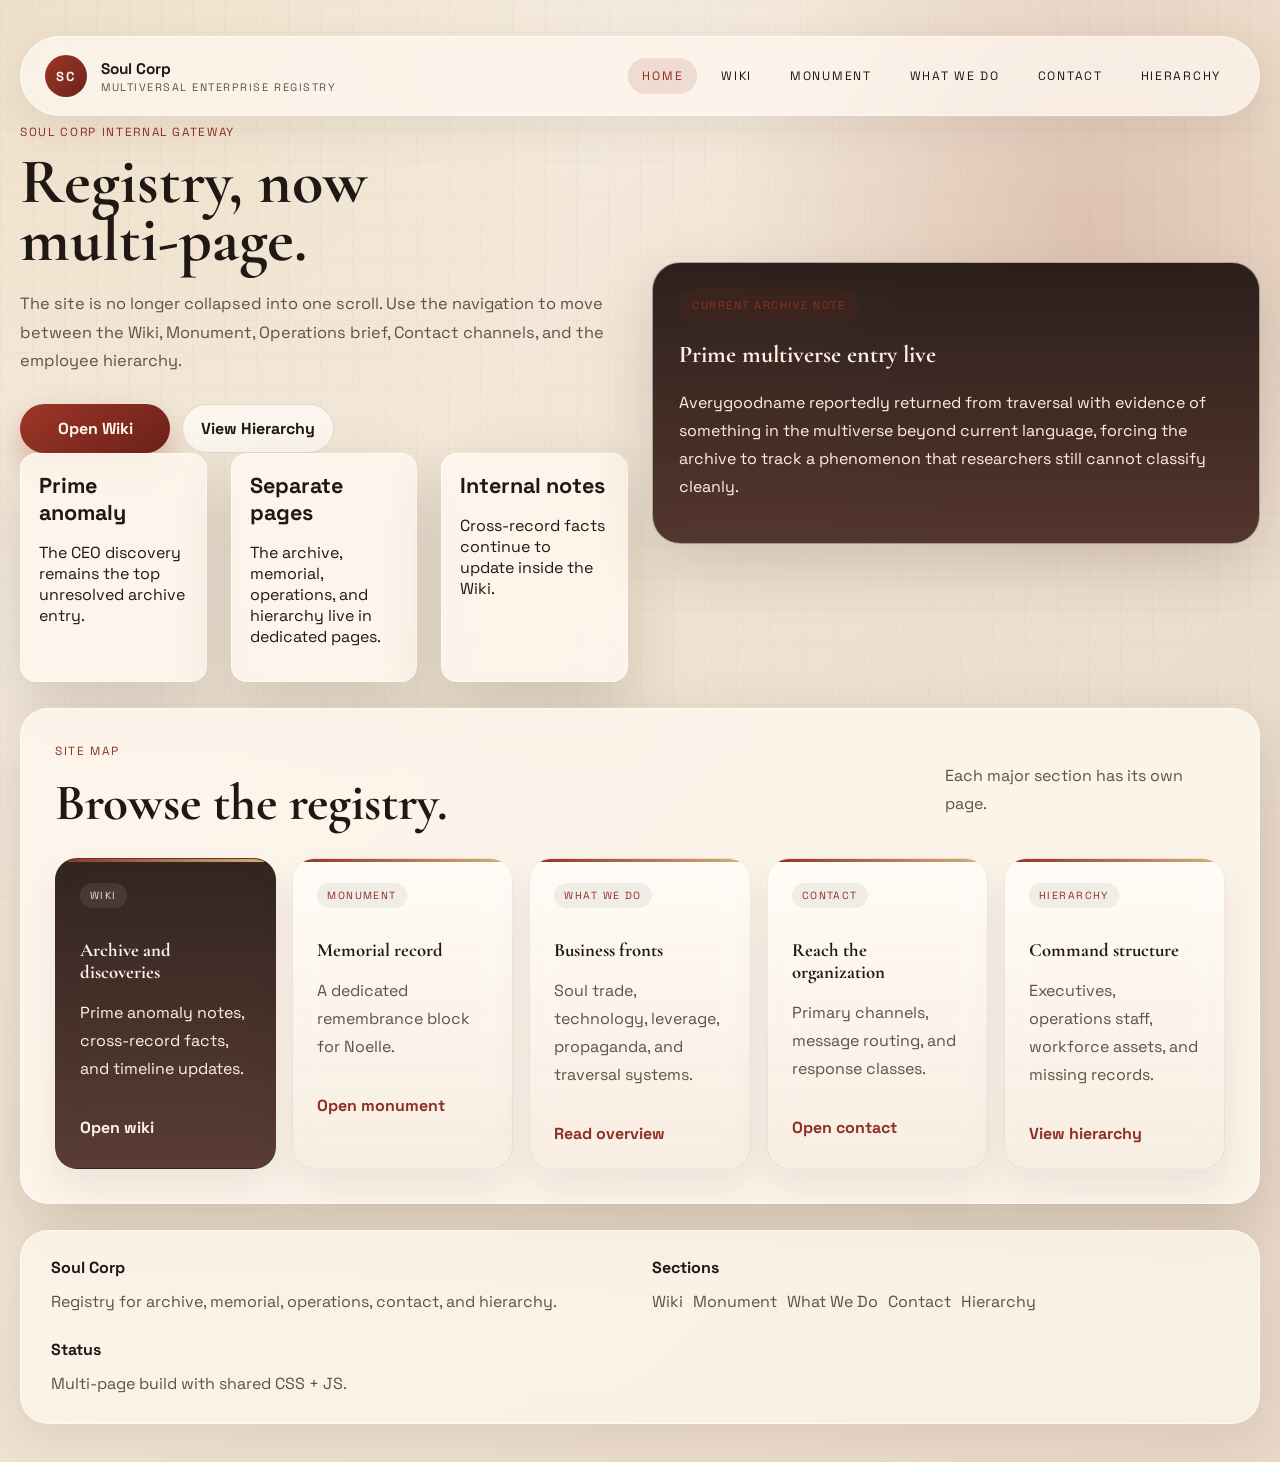
<file: Soul.Corp/index.html>
<!DOCTYPE html>
<html lang="en">
<head>
    <meta charset="UTF-8">
    <meta name="viewport" content="width=device-width, initial-scale=1.0">
    <title>Soul Corp | Registry</title>
    <link rel="stylesheet" href="styles.css">
    <script src="script.js" defer></script>
</head>
<body>
<div class="page-shell">
    <header class="site-header">
        <div class="page">
            <div class="topbar">
                <a class="brand" href="index.html">
                    <span class="brand-mark">SC</span>
                    <span class="brand-copy">
                        <strong>Soul Corp</strong>
                        <small>Multiversal enterprise registry</small>
                    </span>
                </a>
                <nav class="nav" aria-label="Primary navigation">
                    <a href="index.html" aria-current="page">Home</a>
                    <a href="wiki.html">Wiki</a>
                    <a href="monument.html">Monument</a>
                    <a href="operations.html">What We Do</a>
                    <a href="contact.html">Contact</a>
                    <a href="hierarchy.html">Hierarchy</a>
                </nav>
            </div>
        </div>
    </header>

    <main class="page page-flow">
        <section class="page-hero simple-home-hero">
            <div class="home-intro">
                <div class="eyebrow">Soul Corp internal gateway</div>
                <h1 class="page-title">Registry, now multi-page.</h1>
                <p class="lead-copy">The site is no longer collapsed into one scroll. Use the navigation to move between the Wiki, Monument, Operations brief, Contact channels, and the employee hierarchy.</p>
                <div class="hero-actions">
                    <a class="button button-primary" href="wiki.html">Open Wiki</a>
                    <a class="button button-secondary" href="hierarchy.html">View Hierarchy</a>
                </div>
                <div class="signal-grid">
                    <article class="signal-card">
                        <strong>Prime anomaly</strong>
                        <p>The CEO discovery remains the top unresolved archive entry.</p>
                    </article>
                    <article class="signal-card">
                        <strong>Separate pages</strong>
                        <p>The archive, memorial, operations, and hierarchy live in dedicated pages.</p>
                    </article>
                    <article class="signal-card">
                        <strong>Internal notes</strong>
                        <p>Cross-record facts continue to update inside the Wiki.</p>
                    </article>
                </div>
            </div>
            <aside class="page-hero-card highlight-card">
                <span class="pill">Current archive note</span>
                <h2>Prime multiverse entry live</h2>
                <p>Averygoodname reportedly returned from traversal with evidence of something in the multiverse beyond current language, forcing the archive to track a phenomenon that researchers still cannot classify cleanly.</p>
            </aside>
        </section>

        <section class="section">
            <div class="section-head">
                <div>
                    <div class="eyebrow">Site map</div>
                    <h2 class="section-title">Browse the registry.</h2>
                </div>
                <p class="capline">Each major section has its own page.</p>
            </div>
            <div class="page-grid">
                <article class="page-card featured-page-card">
                    <span class="what-card-kicker">Wiki</span>
                    <h3>Archive and discoveries</h3>
                    <p>Prime anomaly notes, cross-record facts, and timeline updates.</p>
                    <a class="text-link" href="wiki.html">Open wiki</a>
                </article>
                <article class="page-card">
                    <span class="what-card-kicker">Monument</span>
                    <h3>Memorial record</h3>
                    <p>A dedicated remembrance block for Noelle.</p>
                    <a class="text-link" href="monument.html">Open monument</a>
                </article>
                <article class="page-card">
                    <span class="what-card-kicker">What We Do</span>
                    <h3>Business fronts</h3>
                    <p>Soul trade, technology, leverage, propaganda, and traversal systems.</p>
                    <a class="text-link" href="operations.html">Read overview</a>
                </article>
                <article class="page-card">
                    <span class="what-card-kicker">Contact</span>
                    <h3>Reach the organization</h3>
                    <p>Primary channels, message routing, and response classes.</p>
                    <a class="text-link" href="contact.html">Open contact</a>
                </article>
                <article class="page-card">
                    <span class="what-card-kicker">Hierarchy</span>
                    <h3>Command structure</h3>
                    <p>Executives, operations staff, workforce assets, and missing records.</p>
                    <a class="text-link" href="hierarchy.html">View hierarchy</a>
                </article>
            </div>
        </section>
    </main>

    <footer class="site-footer">
        <div class="page footer-grid">
            <div>
                <strong>Soul Corp</strong>
                <p>Registry for archive, memorial, operations, contact, and hierarchy.</p>
            </div>
            <div>
                <strong>Sections</strong>
                <div class="footer-links">
                    <a href="wiki.html">Wiki</a>
                    <a href="monument.html">Monument</a>
                    <a href="operations.html">What We Do</a>
                    <a href="contact.html">Contact</a>
                    <a href="hierarchy.html">Hierarchy</a>
                </div>
            </div>
            <div>
                <strong>Status</strong>
                <p>Multi-page build with shared CSS + JS.</p>
            </div>
        </div>
    </footer>
</div>

<div id="easter-heart" aria-hidden="true"><span>♥</span></div>
<div id="easter-smile" aria-hidden="true">:)</div>
</body>
</html>
</file>
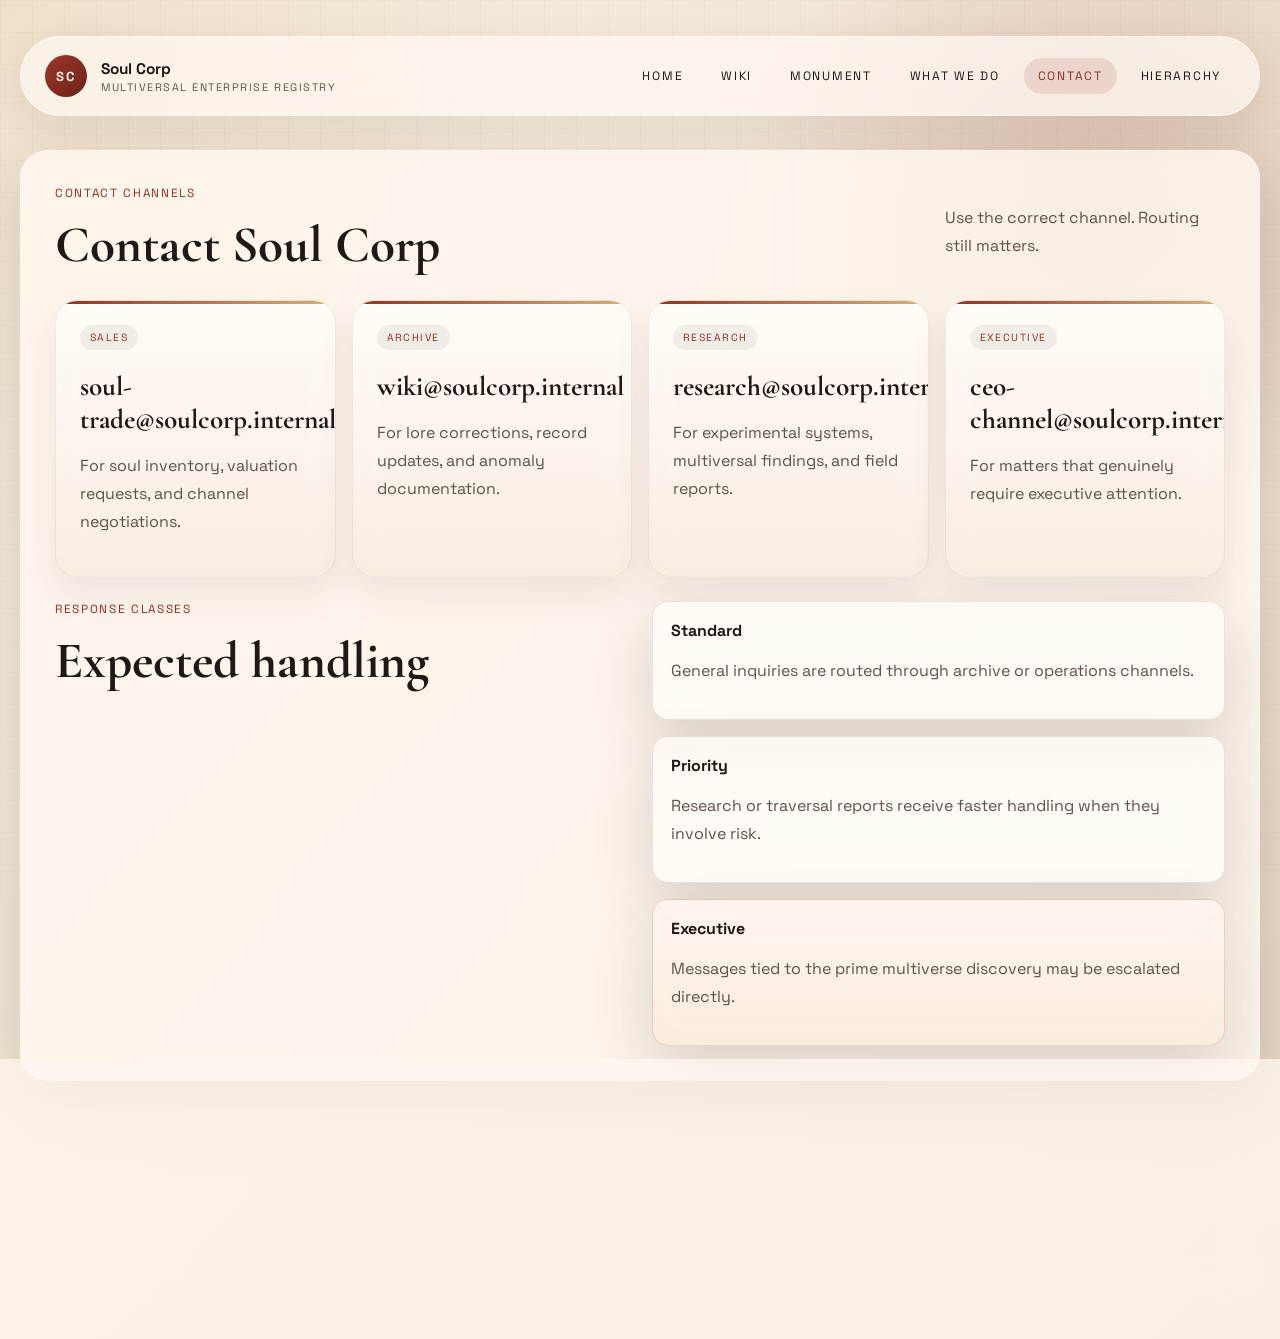
<file: Soul.Corp/contact.html>
<!DOCTYPE html>
<html lang="en">
<head>
    <meta charset="UTF-8">
    <meta name="viewport" content="width=device-width, initial-scale=1.0">
    <title>Soul Corp | Contact</title>
    <link rel="stylesheet" href="styles.css">
    <script src="script.js" defer></script>
</head>
<body>
<div class="page-shell">
    <header class="site-header">
        <div class="page">
            <div class="topbar">
                <a class="brand" href="index.html">
                    <span class="brand-mark">SC</span>
                    <span class="brand-copy">
                        <strong>Soul Corp</strong>
                        <small>Multiversal enterprise registry</small>
                    </span>
                </a>
                <nav class="nav" aria-label="Primary navigation">
                    <a href="index.html">Home</a>
                    <a href="wiki.html">Wiki</a>
                    <a href="monument.html">Monument</a>
                    <a href="operations.html">What We Do</a>
                    <a href="contact.html" aria-current="page">Contact</a>
                    <a href="hierarchy.html">Hierarchy</a>
                </nav>
            </div>
        </div>
    </header>

    <main class="page page-flow">
        <section class="section">
            <div class="section-head">
                <div>
                    <div class="eyebrow">Contact channels</div>
                    <h2 class="section-title">Contact Soul Corp</h2>
                </div>
                <p class="capline">Use the correct channel. Routing still matters.</p>
            </div>
            <div class="contact-list">
                <article>
                    <span class="what-card-kicker">Sales</span>
                    <h3>soul-trade@soulcorp.internal</h3>
                    <p>For soul inventory, valuation requests, and channel negotiations.</p>
                </article>
                <article>
                    <span class="what-card-kicker">Archive</span>
                    <h3>wiki@soulcorp.internal</h3>
                    <p>For lore corrections, record updates, and anomaly documentation.</p>
                </article>
                <article>
                    <span class="what-card-kicker">Research</span>
                    <h3>research@soulcorp.internal</h3>
                    <p>For experimental systems, multiversal findings, and field reports.</p>
                </article>
                <article>
                    <span class="what-card-kicker">Executive</span>
                    <h3>ceo-channel@soulcorp.internal</h3>
                    <p>For matters that genuinely require executive attention.</p>
                </article>
            </div>
            <div class="section-split" style="margin-top:24px;">
                <div>
                    <div class="eyebrow">Response classes</div>
                    <h2 class="section-title">Expected handling</h2>
                </div>
                <div class="timeline">
                    <article class="timeline-item">
                        <strong>Standard</strong>
                        <p>General inquiries are routed through archive or operations channels.</p>
                    </article>
                    <article class="timeline-item">
                        <strong>Priority</strong>
                        <p>Research or traversal reports receive faster handling when they involve risk.</p>
                    </article>
                    <article class="timeline-item highlighted-timeline-item">
                        <strong>Executive</strong>
                        <p>Messages tied to the prime multiverse discovery may be escalated directly.</p>
                    </article>
                </div>
            </div>
        </section>
    </main>

    <footer class="site-footer">
        <div class="page footer-grid">
            <div>
                <strong>Soul Corp</strong>
                <p>Contact page.</p>
            </div>
            <div>
                <strong>Sections</strong>
                <div class="footer-links">
                    <a href="index.html">Home</a>
                    <a href="wiki.html">Wiki</a>
                    <a href="monument.html">Monument</a>
                    <a href="operations.html">What We Do</a>
                    <a href="hierarchy.html">Hierarchy</a>
                </div>
            </div>
            <div>
                <strong>Status</strong>
                <p>Channels active.</p>
            </div>
        </div>
    </footer>
</div>

<div id="easter-heart" aria-hidden="true"><span>♥</span></div>
<div id="easter-smile" aria-hidden="true">:)</div>
</body>
</html>
</file>
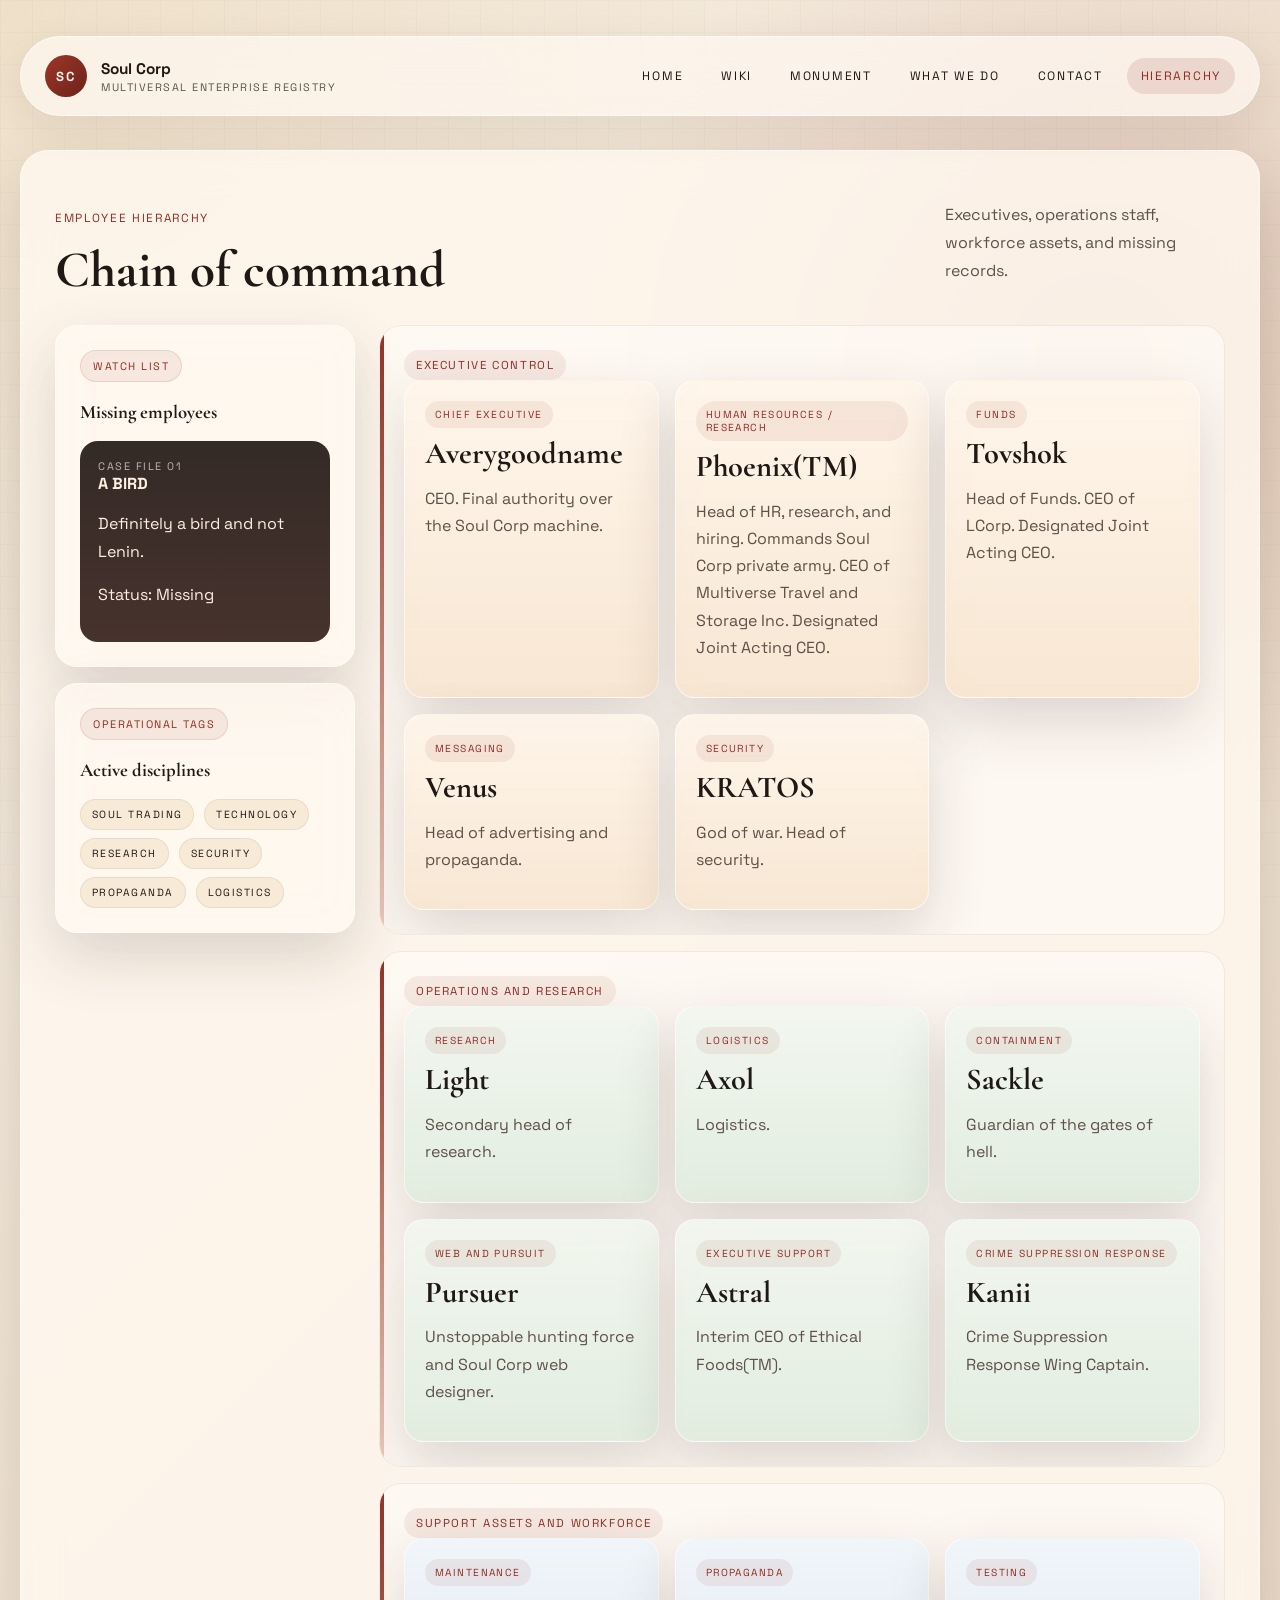
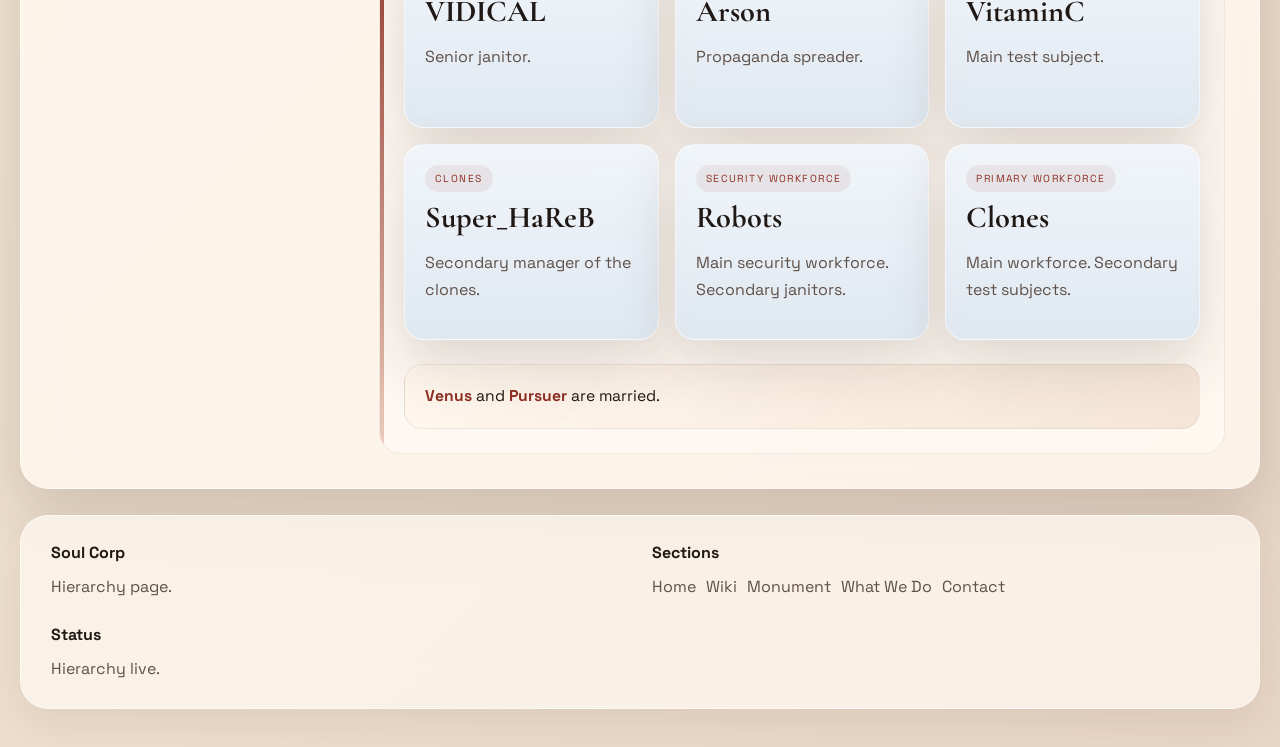
<file: Soul.Corp/hierarchy.html>
<!DOCTYPE html>
<html lang="en">
<head>
    <meta charset="UTF-8">
    <meta name="viewport" content="width=device-width, initial-scale=1.0">
    <title>Soul Corp | Hierarchy</title>
    <link rel="stylesheet" href="styles.css">
    <script src="script.js" defer></script>
</head>
<body>
<div class="page-shell">
    <header class="site-header">
        <div class="page">
            <div class="topbar">
                <a class="brand" href="index.html">
                    <span class="brand-mark">SC</span>
                    <span class="brand-copy">
                        <strong>Soul Corp</strong>
                        <small>Multiversal enterprise registry</small>
                    </span>
                </a>
                <nav class="nav" aria-label="Primary navigation">
                    <a href="index.html">Home</a>
                    <a href="wiki.html">Wiki</a>
                    <a href="monument.html">Monument</a>
                    <a href="operations.html">What We Do</a>
                    <a href="contact.html">Contact</a>
                    <a href="hierarchy.html" aria-current="page">Hierarchy</a>
                </nav>
            </div>
        </div>
    </header>

    <main class="page page-flow">
        <section class="section">
            <div class="section-head">
                <div>
                    <div class="eyebrow">Employee hierarchy</div>
                    <h2 class="section-title">Chain of command</h2>
                </div>
                <p class="capline">Executives, operations staff, workforce assets, and missing records.</p>
            </div>
            <div class="org-layout">
                <aside class="aside-stack">
                    <div class="missing-card">
                        <span class="pill">Watch list</span>
                        <h3>Missing employees</h3>
                        <div class="dossier">
                            <div class="meta">Case file 01</div>
                            <strong>A BIRD</strong>
                            <p>Definitely a bird and not Lenin.</p>
                            <p>Status: Missing</p>
                        </div>
                    </div>

                    <div class="missing-card">
                        <span class="pill">Operational tags</span>
                        <h3>Active disciplines</h3>
                        <div class="tags">
                            <span class="tag">Soul trading</span>
                            <span class="tag">Technology</span>
                            <span class="tag">Research</span>
                            <span class="tag">Security</span>
                            <span class="tag">Propaganda</span>
                            <span class="tag">Logistics</span>
                        </div>
                    </div>
                </aside>

                <div class="hierarchy">
                    <section class="tier">
                        <span class="tier-label">Executive control</span>
                        <div class="employee-grid">
                            <article class="employee-card executive">
                                <span class="role-badge">Chief executive</span>
                                <h3>Averygoodname</h3>
                                <p>CEO. Final authority over the Soul Corp machine.</p>
                            </article>
                            <article class="employee-card executive">
                                <span class="role-badge">Human resources / research</span>
                                <h3>Phoenix(TM)</h3>
                                <p>Head of HR, research, and hiring. Commands Soul Corp private army. CEO of Multiverse Travel and Storage Inc. Designated Joint Acting CEO.</p>
                            </article>
                            <article class="employee-card executive">
                                <span class="role-badge">Funds</span>
                                <h3>Tovshok</h3>
                                <p>Head of Funds. CEO of LCorp. Designated Joint Acting CEO.</p>
                            </article>
                            <article class="employee-card executive">
                                <span class="role-badge">Messaging</span>
                                <h3>Venus</h3>
                                <p>Head of advertising and propaganda.</p>
                            </article>
                            <article class="employee-card executive">
                                <span class="role-badge">Security</span>
                                <h3>KRATOS</h3>
                                <p>God of war. Head of security.</p>
                            </article>
                        </div>
                    </section>

                    <section class="tier">
                        <span class="tier-label">Operations and research</span>
                        <div class="employee-grid">
                            <article class="employee-card operations">
                                <span class="role-badge">Research</span>
                                <h3>Light</h3>
                                <p>Secondary head of research.</p>
                            </article>
                            <article class="employee-card operations">
                                <span class="role-badge">Logistics</span>
                                <h3>Axol</h3>
                                <p>Logistics.</p>
                            </article>
                            <article class="employee-card operations">
                                <span class="role-badge">Containment</span>
                                <h3>Sackle</h3>
                                <p>Guardian of the gates of hell.</p>
                            </article>
                            <article class="employee-card operations">
                                <span class="role-badge">Web and pursuit</span>
                                <h3>Pursuer</h3>
                                <p>Unstoppable hunting force and Soul Corp web designer.</p>
                            </article>
                            <article class="employee-card operations">
                                <span class="role-badge">Executive support</span>
                                <h3>Astral</h3>
                                <p>Interim CEO of Ethical Foods(TM).</p>
                            </article>
                            <article class="employee-card operations">
                                <span class="role-badge">Crime suppression response</span>
                                <h3>Kanii</h3>
                                <p>Crime Suppression Response Wing Captain.</p>
                            </article>
                        </div>
                    </section>

                    <section class="tier">
                        <span class="tier-label">Support assets and workforce</span>
                        <div class="employee-grid">
                            <article class="employee-card support">
                                <span class="role-badge">Maintenance</span>
                                <h3>VIDICAL</h3>
                                <p>Senior janitor.</p>
                            </article>
                            <article class="employee-card support">
                                <span class="role-badge">Propaganda</span>
                                <h3>Arson</h3>
                                <p>Propaganda spreader.</p>
                            </article>
                            <article class="employee-card support">
                                <span class="role-badge">Testing</span>
                                <h3>VitaminC</h3>
                                <p>Main test subject.</p>
                            </article>
                            <article class="employee-card support">
                                <span class="role-badge">Clones</span>
                                <h3>Super_HaReB</h3>
                                <p>Secondary manager of the clones.</p>
                            </article>
                            <article class="employee-card support">
                                <span class="role-badge">Security workforce</span>
                                <h3>Robots</h3>
                                <p>Main security workforce. Secondary janitors.</p>
                            </article>
                            <article class="employee-card support">
                                <span class="role-badge">Primary workforce</span>
                                <h3>Clones</h3>
                                <p>Main workforce. Secondary test subjects.</p>
                            </article>
                        </div>
                        <div class="relation"><strong>Venus</strong> and <strong>Pursuer</strong> are married.</div>
                    </section>
                </div>
            </div>
        </section>
    </main>

    <footer class="site-footer">
        <div class="page footer-grid">
            <div>
                <strong>Soul Corp</strong>
                <p>Hierarchy page.</p>
            </div>
            <div>
                <strong>Sections</strong>
                <div class="footer-links">
                    <a href="index.html">Home</a>
                    <a href="wiki.html">Wiki</a>
                    <a href="monument.html">Monument</a>
                    <a href="operations.html">What We Do</a>
                    <a href="contact.html">Contact</a>
                </div>
            </div>
            <div>
                <strong>Status</strong>
                <p>Hierarchy live.</p>
            </div>
        </div>
    </footer>
</div>

<div id="easter-heart" aria-hidden="true"><span>♥</span></div>
<div id="easter-smile" aria-hidden="true">:)</div>
</body>
</html>
</file>
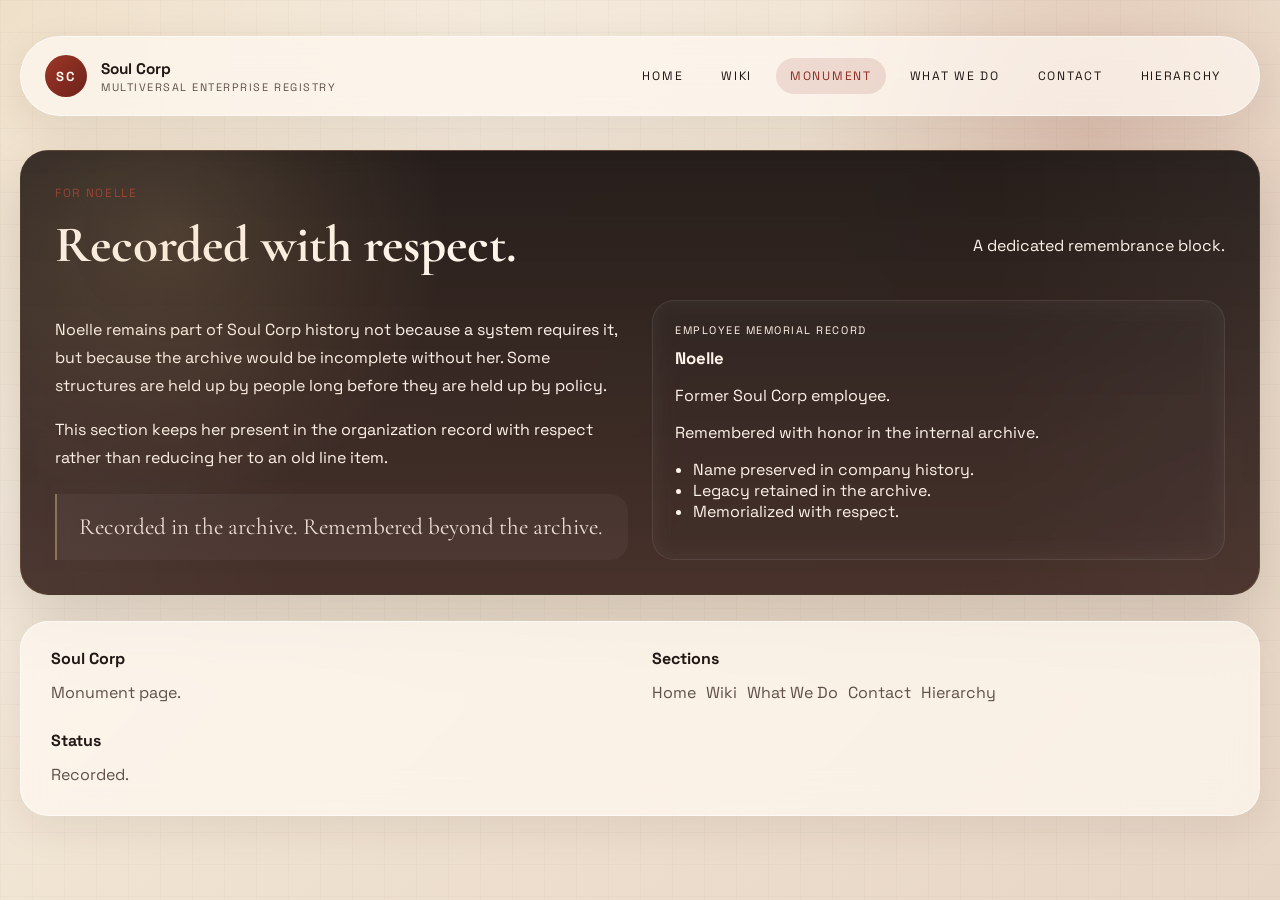
<file: Soul.Corp/monument.html>
<!DOCTYPE html>
<html lang="en">
<head>
    <meta charset="UTF-8">
    <meta name="viewport" content="width=device-width, initial-scale=1.0">
    <title>Soul Corp | Monument</title>
    <link rel="stylesheet" href="styles.css">
    <script src="script.js" defer></script>
</head>
<body>
<div class="page-shell">
    <header class="site-header">
        <div class="page">
            <div class="topbar">
                <a class="brand" href="index.html">
                    <span class="brand-mark">SC</span>
                    <span class="brand-copy">
                        <strong>Soul Corp</strong>
                        <small>Multiversal enterprise registry</small>
                    </span>
                </a>
                <nav class="nav" aria-label="Primary navigation">
                    <a href="index.html">Home</a>
                    <a href="wiki.html">Wiki</a>
                    <a href="monument.html" aria-current="page">Monument</a>
                    <a href="operations.html">What We Do</a>
                    <a href="contact.html">Contact</a>
                    <a href="hierarchy.html">Hierarchy</a>
                </nav>
            </div>
        </div>
    </header>

    <main class="page page-flow">
        <section class="section memorial-panel">
            <div class="section-head">
                <div>
                    <div class="eyebrow">For Noelle</div>
                    <h2 class="section-title">Recorded with respect.</h2>
                </div>
                <p class="capline">A dedicated remembrance block.</p>
            </div>
            <div class="memorial-grid">
                <div>
                    <p class="memorial-copy">Noelle remains part of Soul Corp history not because a system requires it, but because the archive would be incomplete without her. Some structures are held up by people long before they are held up by policy.</p>
                    <p class="memorial-copy">This section keeps her present in the organization record with respect rather than reducing her to an old line item.</p>
                    <div class="memorial-quote">Recorded in the archive. Remembered beyond the archive.</div>
                </div>
                <aside class="memorial-card">
                    <div class="meta">Employee memorial record</div>
                    <strong>Noelle</strong>
                    <p>Former Soul Corp employee.</p>
                    <p>Remembered with honor in the internal archive.</p>
                    <ul>
                        <li>Name preserved in company history.</li>
                        <li>Legacy retained in the archive.</li>
                        <li>Memorialized with respect.</li>
                    </ul>
                </aside>
            </div>
        </section>
    </main>

    <footer class="site-footer">
        <div class="page footer-grid">
            <div>
                <strong>Soul Corp</strong>
                <p>Monument page.</p>
            </div>
            <div>
                <strong>Sections</strong>
                <div class="footer-links">
                    <a href="index.html">Home</a>
                    <a href="wiki.html">Wiki</a>
                    <a href="operations.html">What We Do</a>
                    <a href="contact.html">Contact</a>
                    <a href="hierarchy.html">Hierarchy</a>
                </div>
            </div>
            <div>
                <strong>Status</strong>
                <p>Recorded.</p>
            </div>
        </div>
    </footer>
</div>

<div id="easter-heart" aria-hidden="true"><span>♥</span></div>
<div id="easter-smile" aria-hidden="true">:)</div>
</body>
</html>
</file>
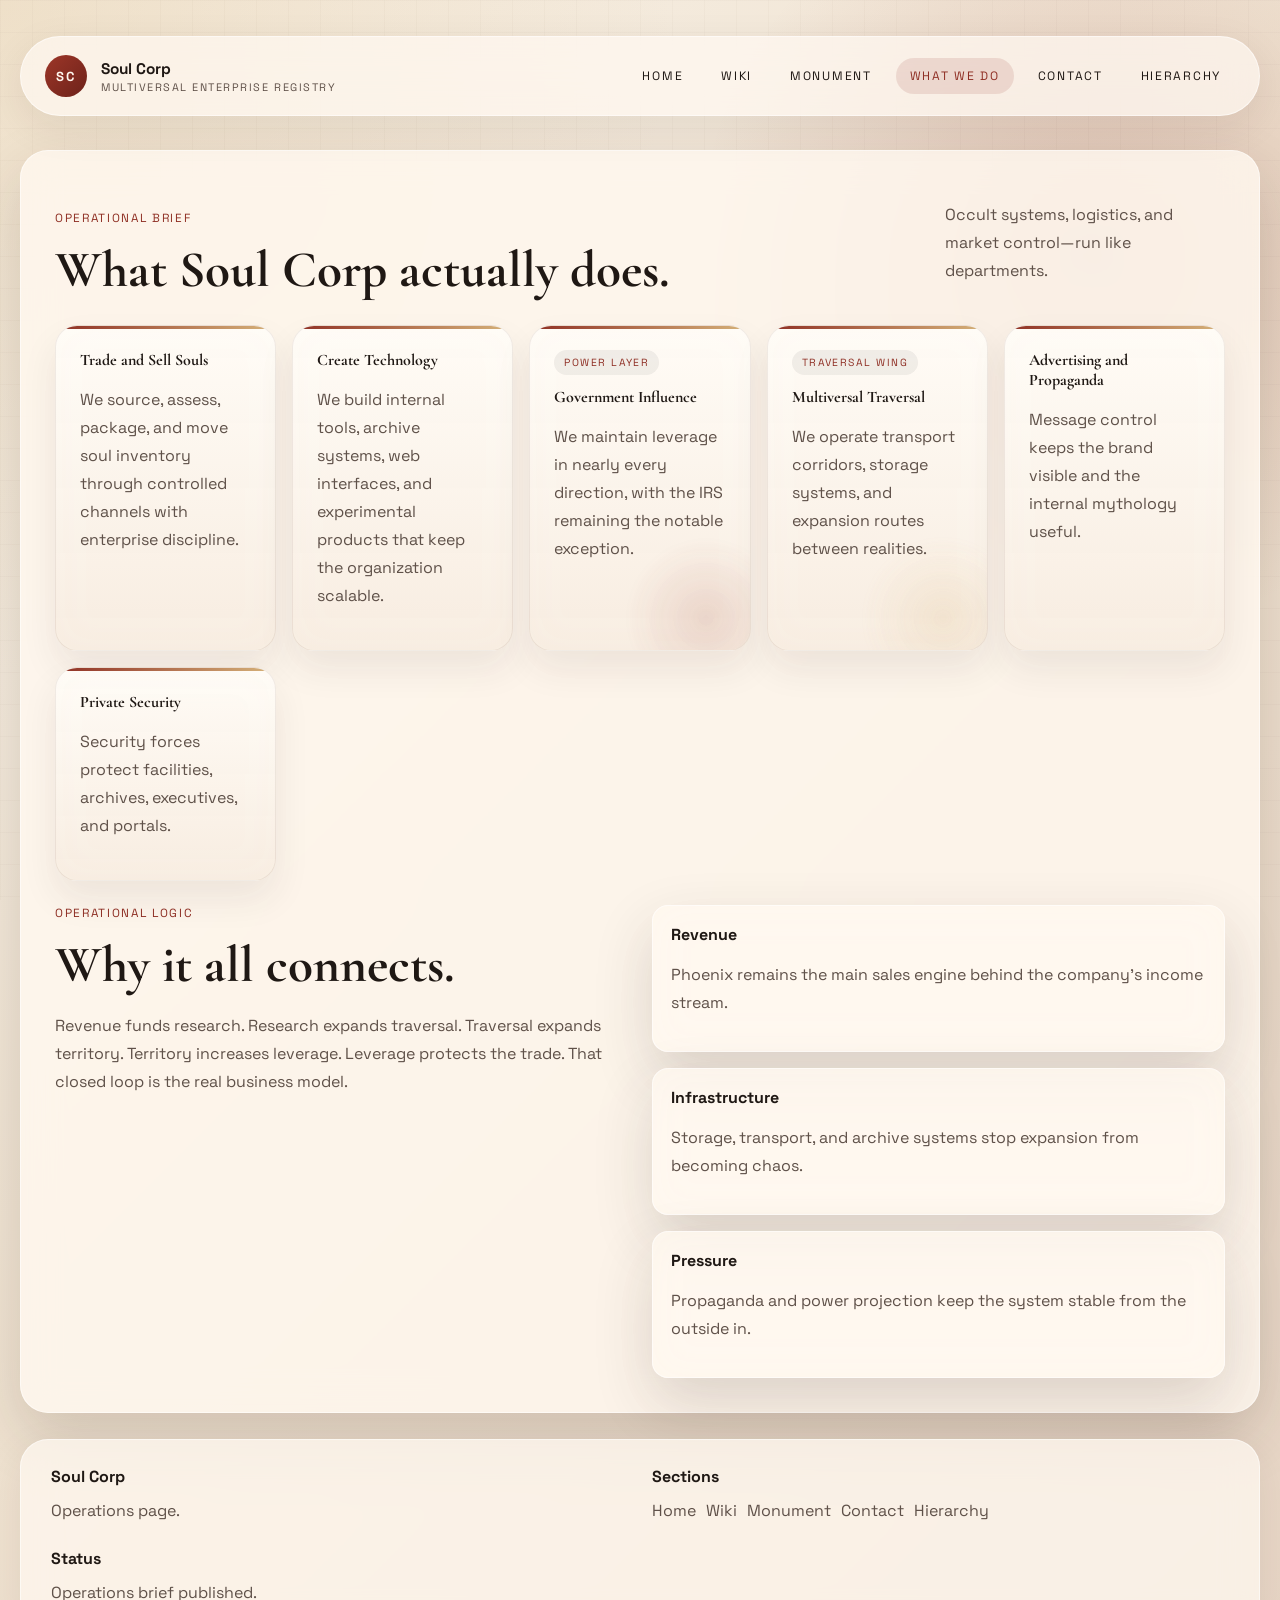
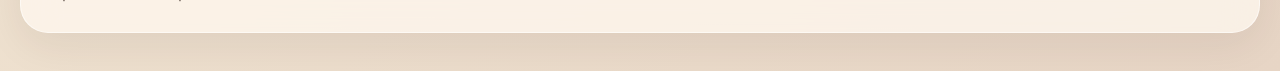
<file: Soul.Corp/operations.html>
<!DOCTYPE html>
<html lang="en">
<head>
    <meta charset="UTF-8">
    <meta name="viewport" content="width=device-width, initial-scale=1.0">
    <title>Soul Corp | Operations</title>
    <link rel="stylesheet" href="styles.css">
    <script src="script.js" defer></script>
</head>
<body>
<div class="page-shell">
    <header class="site-header">
        <div class="page">
            <div class="topbar">
                <a class="brand" href="index.html">
                    <span class="brand-mark">SC</span>
                    <span class="brand-copy">
                        <strong>Soul Corp</strong>
                        <small>Multiversal enterprise registry</small>
                    </span>
                </a>
                <nav class="nav" aria-label="Primary navigation">
                    <a href="index.html">Home</a>
                    <a href="wiki.html">Wiki</a>
                    <a href="monument.html">Monument</a>
                    <a href="operations.html" aria-current="page">What We Do</a>
                    <a href="contact.html">Contact</a>
                    <a href="hierarchy.html">Hierarchy</a>
                </nav>
            </div>
        </div>
    </header>

    <main class="page page-flow">
        <section class="section">
            <div class="section-head">
                <div>
                    <div class="eyebrow">Operational brief</div>
                    <h2 class="section-title">What Soul Corp actually does.</h2>
                </div>
                <p class="capline">Occult systems, logistics, and market control—run like departments.</p>
            </div>
            <div class="what-grid">
                <article class="what-card">
                    <strong>Trade and Sell Souls</strong>
                    <p>We source, assess, package, and move soul inventory through controlled channels with enterprise discipline.</p>
                </article>
                <article class="what-card">
                    <strong>Create Technology</strong>
                    <p>We build internal tools, archive systems, web interfaces, and experimental products that keep the organization scalable.</p>
                </article>
                <article class="what-card featured gov-signal">
                    <span class="what-card-kicker">Power layer</span>
                    <strong>Government Influence</strong>
                    <p>We maintain leverage in nearly every direction, with the IRS remaining the notable exception.</p>
                </article>
                <article class="what-card featured multiverse-signal">
                    <span class="what-card-kicker">Traversal wing</span>
                    <strong>Multiversal Traversal</strong>
                    <p>We operate transport corridors, storage systems, and expansion routes between realities.</p>
                </article>
                <article class="what-card">
                    <strong>Advertising and Propaganda</strong>
                    <p>Message control keeps the brand visible and the internal mythology useful.</p>
                </article>
                <article class="what-card">
                    <strong>Private Security</strong>
                    <p>Security forces protect facilities, archives, executives, and portals.</p>
                </article>
            </div>
            <div class="section-split" style="margin-top:24px;">
                <div>
                    <div class="eyebrow">Operational logic</div>
                    <h2 class="section-title">Why it all connects.</h2>
                    <p class="section-copy">Revenue funds research. Research expands traversal. Traversal expands territory. Territory increases leverage. Leverage protects the trade. That closed loop is the real business model.</p>
                </div>
                <div class="stack-list">
                    <article class="stack-card">
                        <strong>Revenue</strong>
                        <p>Phoenix remains the main sales engine behind the company's income stream.</p>
                    </article>
                    <article class="stack-card">
                        <strong>Infrastructure</strong>
                        <p>Storage, transport, and archive systems stop expansion from becoming chaos.</p>
                    </article>
                    <article class="stack-card">
                        <strong>Pressure</strong>
                        <p>Propaganda and power projection keep the system stable from the outside in.</p>
                    </article>
                </div>
            </div>
        </section>
    </main>

    <footer class="site-footer">
        <div class="page footer-grid">
            <div>
                <strong>Soul Corp</strong>
                <p>Operations page.</p>
            </div>
            <div>
                <strong>Sections</strong>
                <div class="footer-links">
                    <a href="index.html">Home</a>
                    <a href="wiki.html">Wiki</a>
                    <a href="monument.html">Monument</a>
                    <a href="contact.html">Contact</a>
                    <a href="hierarchy.html">Hierarchy</a>
                </div>
            </div>
            <div>
                <strong>Status</strong>
                <p>Operations brief published.</p>
            </div>
        </div>
    </footer>
</div>

<div id="easter-heart" aria-hidden="true"><span>♥</span></div>
<div id="easter-smile" aria-hidden="true">:)</div>
</body>
</html>
</file>
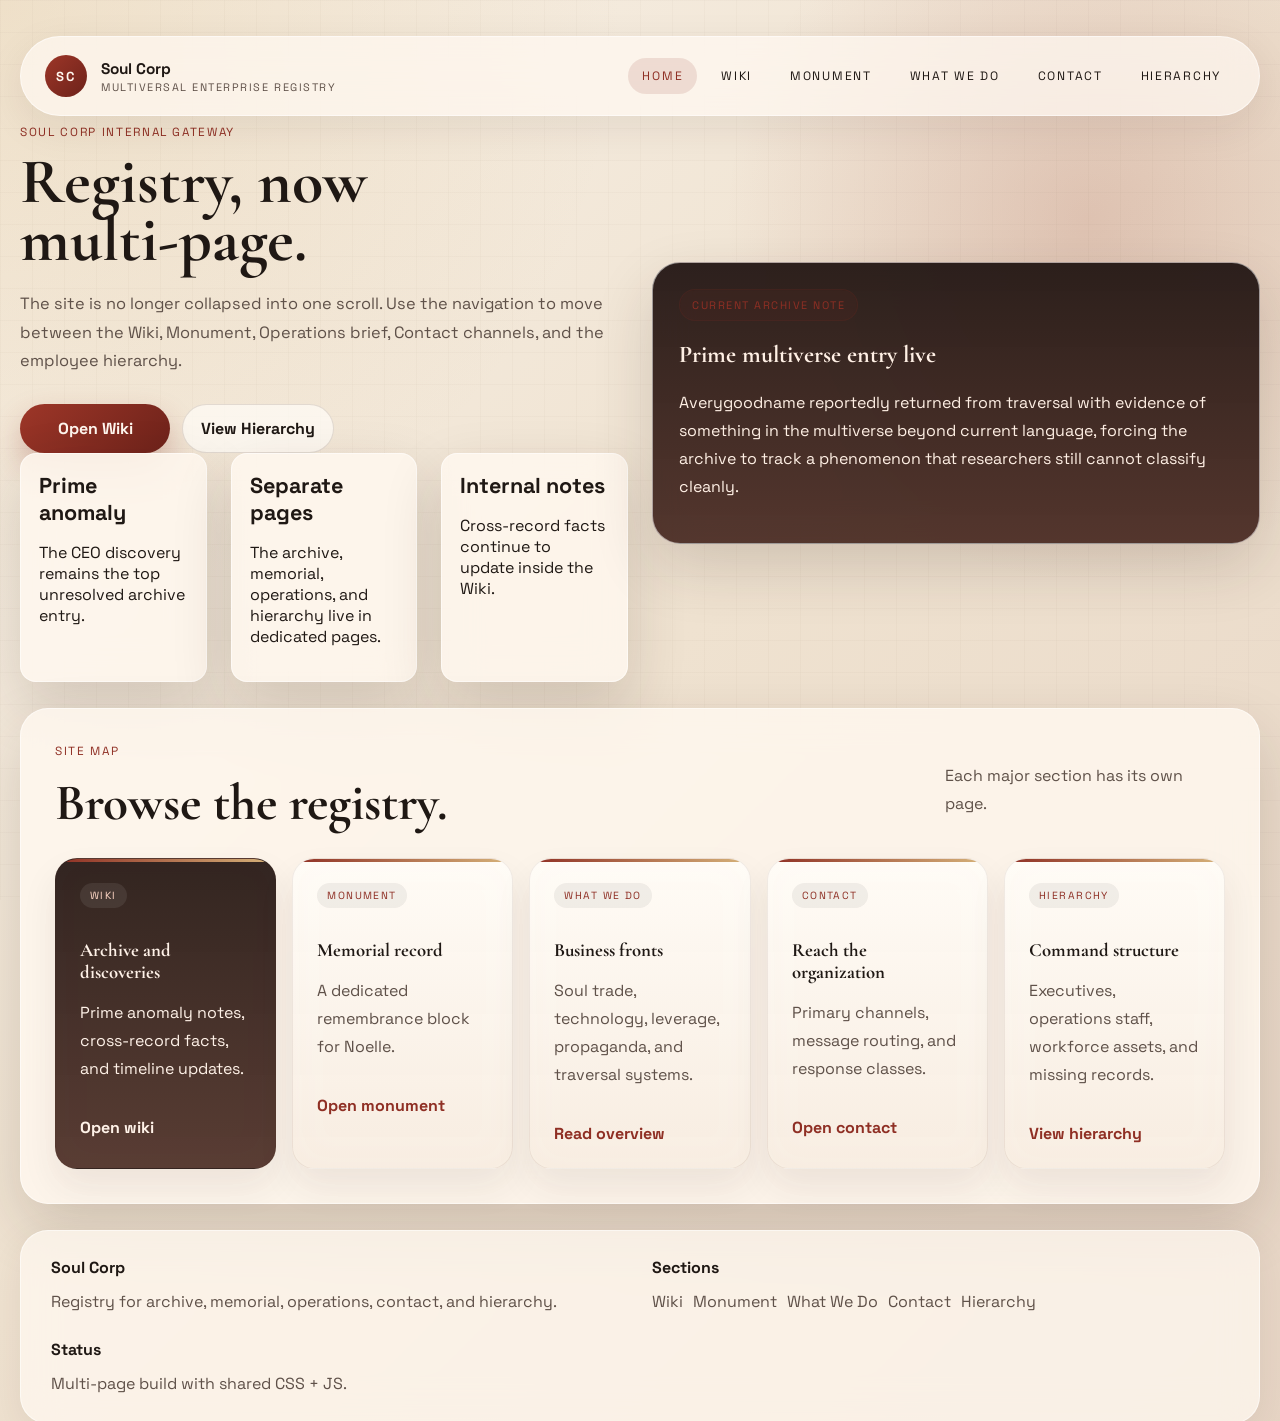
<file: Soul.Corp/SoulCorp.html>
<!DOCTYPE html>
<html lang="en">
<head>
    <meta charset="UTF-8">
    <meta name="viewport" content="width=device-width, initial-scale=1.0">
    <meta http-equiv="refresh" content="0; url=index.html">
    <title>Soul Corp | Moved</title>
    <link rel="stylesheet" href="styles.css">
</head>
<body>
<div class="page-shell">
    <main class="page page-flow">
        <section class="section">
            <div class="section-head">
                <div>
                    <div class="eyebrow">Notice</div>
                    <h2 class="section-title">Soul Corp has moved.</h2>
                </div>
                <p class="capline">The registry is now split into multiple pages.</p>
            </div>
            <p class="lead-copy">If you are not redirected automatically, use the link below.</p>
            <div class="hero-actions">
                <a class="button button-primary" href="index.html">Open the new home page</a>
            </div>
        </section>
    </main>
</div>
</body>
</html>
</file>
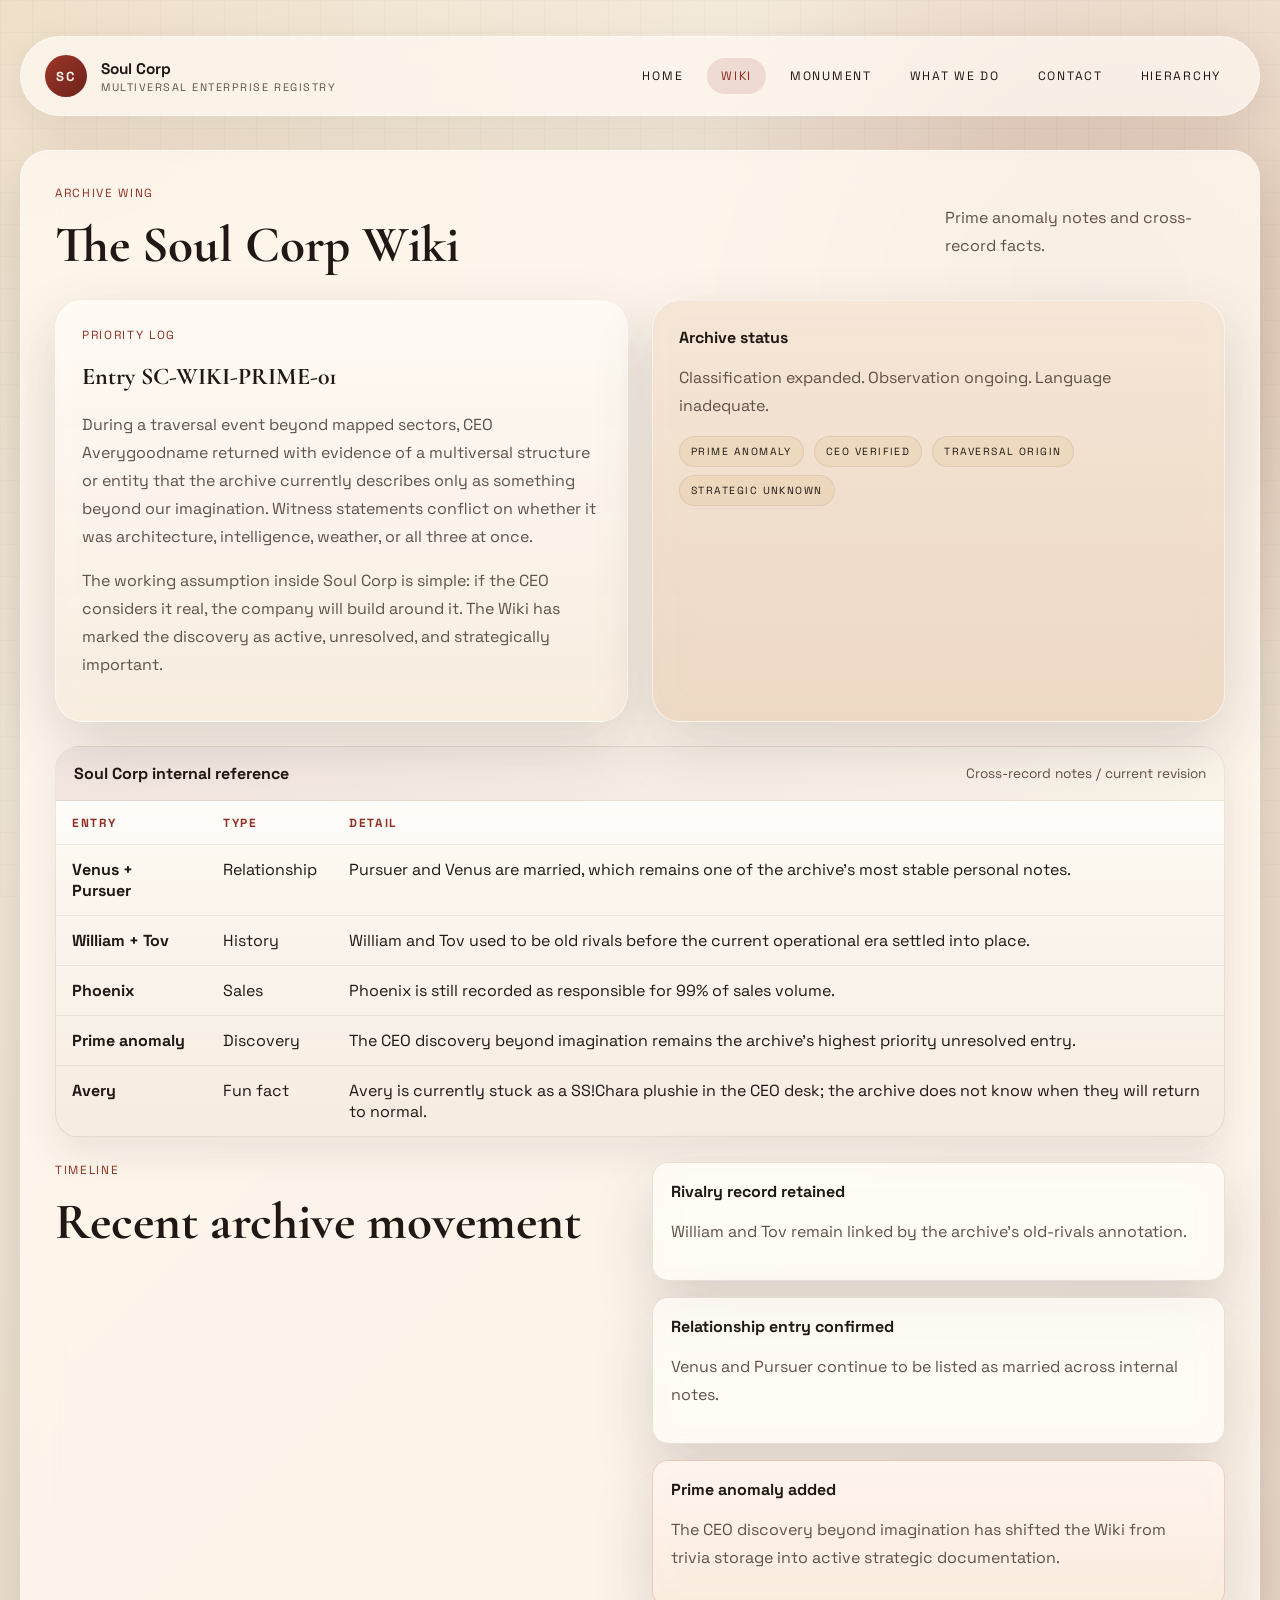
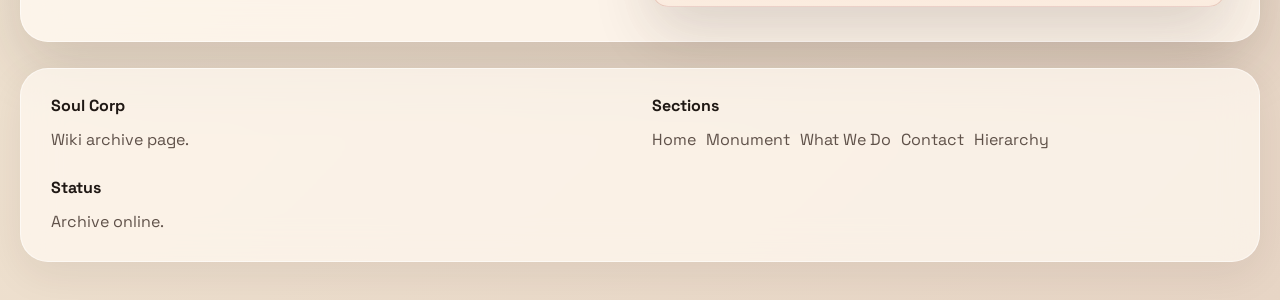
<file: Soul.Corp/wiki.html>
<!DOCTYPE html>
<html lang="en">
<head>
    <meta charset="UTF-8">
    <meta name="viewport" content="width=device-width, initial-scale=1.0">
    <title>Soul Corp | Wiki</title>
    <link rel="stylesheet" href="styles.css">
    <script src="script.js" defer></script>
</head>
<body>
<div class="page-shell">
    <header class="site-header">
        <div class="page">
            <div class="topbar">
                <a class="brand" href="index.html">
                    <span class="brand-mark">SC</span>
                    <span class="brand-copy">
                        <strong>Soul Corp</strong>
                        <small>Multiversal enterprise registry</small>
                    </span>
                </a>
                <nav class="nav" aria-label="Primary navigation">
                    <a href="index.html">Home</a>
                    <a href="wiki.html" aria-current="page">Wiki</a>
                    <a href="monument.html">Monument</a>
                    <a href="operations.html">What We Do</a>
                    <a href="contact.html">Contact</a>
                    <a href="hierarchy.html">Hierarchy</a>
                </nav>
            </div>
        </div>
    </header>

    <main class="page page-flow">
        <section class="section archive-banner">
            <div class="section-head">
                <div>
                    <div class="eyebrow">Archive wing</div>
                    <h2 class="section-title">The Soul Corp Wiki</h2>
                </div>
                <p class="capline">Prime anomaly notes and cross-record facts.</p>
            </div>
            <div class="archive-grid">
                <article class="archive-feature">
                    <div class="eyebrow">Priority log</div>
                    <h2>Entry SC-WIKI-PRIME-01</h2>
                    <p class="section-copy">During a traversal event beyond mapped sectors, CEO Averygoodname returned with evidence of a multiversal structure or entity that the archive currently describes only as something beyond our imagination. Witness statements conflict on whether it was architecture, intelligence, weather, or all three at once.</p>
                    <p class="section-copy">The working assumption inside Soul Corp is simple: if the CEO considers it real, the company will build around it. The Wiki has marked the discovery as active, unresolved, and strategically important.</p>
                </article>
                <aside class="archive-note">
                    <strong>Archive status</strong>
                    <p>Classification expanded. Observation ongoing. Language inadequate.</p>
                    <div class="tags">
                        <span class="tag">Prime anomaly</span>
                        <span class="tag">CEO verified</span>
                        <span class="tag">Traversal origin</span>
                        <span class="tag">Strategic unknown</span>
                    </div>
                </aside>
            </div>
            <div class="wiki-shell" style="margin-top:24px;">
                <div class="wiki-header">
                    <strong>Soul Corp internal reference</strong>
                    <span class="wiki-note">Cross-record notes / current revision</span>
                </div>
                <div class="wiki-table-wrap">
                    <table class="wiki-table">
                        <thead>
                            <tr>
                                <th scope="col">Entry</th>
                                <th scope="col">Type</th>
                                <th scope="col">Detail</th>
                            </tr>
                        </thead>
                        <tbody>
                            <tr>
                                <td><span class="wiki-label">Venus + Pursuer</span></td>
                                <td>Relationship</td>
                                <td>Pursuer and Venus are married, which remains one of the archive's most stable personal notes.</td>
                            </tr>
                            <tr>
                                <td><span class="wiki-label">William + Tov</span></td>
                                <td>History</td>
                                <td>William and Tov used to be old rivals before the current operational era settled into place.</td>
                            </tr>
                            <tr>
                                <td><span class="wiki-label">Phoenix</span></td>
                                <td>Sales</td>
                                <td>Phoenix is still recorded as responsible for 99% of sales volume.</td>
                            </tr>
                            <tr>
                                <td><span class="wiki-label">Prime anomaly</span></td>
                                <td>Discovery</td>
                                <td>The CEO discovery beyond imagination remains the archive's highest priority unresolved entry.</td>
                            </tr>
                            <tr>
                                <td><span class="wiki-label">Avery</span></td>
                                <td>Fun fact</td>
                                <td>Avery is currently stuck as a SS!Chara plushie in the CEO desk; the archive does not know when they will return to normal.</td>
                            </tr>
                        </tbody>
                    </table>
                </div>
            </div>
            <div class="section-split" style="margin-top:24px;">
                <div>
                    <div class="eyebrow">Timeline</div>
                    <h2 class="section-title">Recent archive movement</h2>
                </div>
                <div class="timeline">
                    <article class="timeline-item">
                        <strong>Rivalry record retained</strong>
                        <p>William and Tov remain linked by the archive's old-rivals annotation.</p>
                    </article>
                    <article class="timeline-item">
                        <strong>Relationship entry confirmed</strong>
                        <p>Venus and Pursuer continue to be listed as married across internal notes.</p>
                    </article>
                    <article class="timeline-item highlighted-timeline-item">
                        <strong>Prime anomaly added</strong>
                        <p>The CEO discovery beyond imagination has shifted the Wiki from trivia storage into active strategic documentation.</p>
                    </article>
                </div>
            </div>
        </section>
    </main>

    <footer class="site-footer">
        <div class="page footer-grid">
            <div>
                <strong>Soul Corp</strong>
                <p>Wiki archive page.</p>
            </div>
            <div>
                <strong>Sections</strong>
                <div class="footer-links">
                    <a href="index.html">Home</a>
                    <a href="monument.html">Monument</a>
                    <a href="operations.html">What We Do</a>
                    <a href="contact.html">Contact</a>
                    <a href="hierarchy.html">Hierarchy</a>
                </div>
            </div>
            <div>
                <strong>Status</strong>
                <p>Archive online.</p>
            </div>
        </div>
    </footer>
</div>

<div id="easter-heart" aria-hidden="true"><span>♥</span></div>
<div id="easter-smile" aria-hidden="true">:)</div>
</body>
</html>
</file>
<file: Soul.Corp/styles.css>
@import url('https://fonts.googleapis.com/css2?family=Cormorant+Garamond:wght@500;600;700&family=Space+Grotesk:wght@400;500;700&display=swap');

:root {
    --bg: #f6efe4;
    --panel: rgba(255, 248, 239, 0.82);
    --ink: #1f1814;
    --ink-soft: #5f5149;
    --line: rgba(74, 47, 34, 0.12);
    --accent: #8f2f24;
    --gold: #d6b37a;
    --shadow: 0 24px 60px rgba(52, 34, 24, 0.16);
    --radius-xl: 28px;
    --radius-lg: 22px;
    --radius-md: 16px;
}

* {
    box-sizing: border-box;
}

html {
    scroll-behavior: smooth;
}

body {
    margin: 0;
    font-family: 'Space Grotesk', sans-serif;
    color: var(--ink);
    background:
        radial-gradient(circle at top left, rgba(214, 179, 122, 0.28), transparent 32%),
        radial-gradient(circle at 85% 15%, rgba(143, 47, 36, 0.18), transparent 22%),
        linear-gradient(135deg, #f8f1e7 0%, #efe2d0 48%, #e7d5c5 100%);
    min-height: 100vh;
    overflow-x: hidden;
}

body::before {
    content: "";
    position: fixed;
    inset: 0;
    background-image:
        linear-gradient(rgba(74, 47, 34, 0.035) 1px, transparent 1px),
        linear-gradient(90deg, rgba(74, 47, 34, 0.035) 1px, transparent 1px);
    background-size: 32px 32px;
    pointer-events: none;
    opacity: 0.6;
}

a {
    color: inherit;
}

.page-shell {
    position: relative;
    padding-bottom: 28px;
}

.page {
    position: relative;
    width: min(1240px, calc(100% - 40px));
    margin: 0 auto;
}

.page-flow {
    padding-top: 24px;
}

.site-header {
    position: sticky;
    top: 16px;
    z-index: 20;
    padding-top: 20px;
}

.topbar {
    display: flex;
    align-items: center;
    justify-content: space-between;
    gap: 20px;
    padding: 18px 24px;
    border: 1px solid rgba(255, 255, 255, 0.55);
    border-radius: 999px;
    background: rgba(255, 248, 241, 0.72);
    backdrop-filter: blur(18px);
    box-shadow: 0 12px 40px rgba(47, 30, 22, 0.08);
}

.brand {
    display: flex;
    align-items: center;
    gap: 14px;
    text-decoration: none;
}

.brand-mark {
    width: 42px;
    height: 42px;
    border-radius: 50%;
    display: grid;
    place-items: center;
    background: linear-gradient(135deg, #9d3628, #6d221a);
    color: #fff6ee;
    font-size: 0.82rem;
    font-weight: 700;
    letter-spacing: 0.12em;
}

.brand-copy small,
.eyebrow,
.nav a,
.pill,
.meta,
.tag,
.role-badge,
.tier-label,
.what-card-kicker {
    letter-spacing: 0.14em;
    text-transform: uppercase;
}

.brand-copy strong {
    display: block;
    font-size: 0.96rem;
}

.brand-copy small {
    display: block;
    margin-top: 2px;
    color: var(--ink-soft);
    font-size: 0.68rem;
}

.nav {
    display: flex;
    flex-wrap: wrap;
    gap: 10px;
}

.nav a {
    color: var(--ink);
    text-decoration: none;
    font-size: 0.76rem;
    padding: 10px 14px;
    border-radius: 999px;
    transition: background 0.25s ease, color 0.25s ease, transform 0.25s ease;
}

.nav a:hover,
.nav a:focus-visible {
    background: rgba(143, 47, 36, 0.09);
    color: var(--accent);
    transform: translateY(-1px);
}

.nav a[aria-current="page"] {
    background: rgba(143, 47, 36, 0.12);
    color: var(--accent);
}

.page-hero,
.archive-grid,
.section-split,
.org-layout,
.memorial-grid,
.footer-grid,
.signal-grid {
    display: grid;
    gap: 24px;
}

.page-hero,
.archive-grid,
.section-split,
.memorial-grid,
.footer-grid {
    grid-template-columns: repeat(2, minmax(0, 1fr));
}

.signal-grid {
    grid-template-columns: repeat(3, minmax(0, 1fr));
}

.simple-home-hero {
    align-items: center;
}

.home-intro {
    max-width: 760px;
}

.hero-panel,
.section,
.employee-card,
.signal-card,
.missing-card,
.page-hero-card,
.stack-card,
.page-card,
.timeline-item,
.archive-note,
.archive-feature,
.what-card,
.contact-list article {
    border: 1px solid rgba(255, 255, 255, 0.54);
    background: var(--panel);
    backdrop-filter: blur(18px);
    box-shadow: var(--shadow);
}

.section,
.page-hero-card,
.page-card,
.archive-note,
.archive-feature,
.what-card,
.contact-list article {
    border-radius: var(--radius-xl);
}

.eyebrow {
    color: var(--accent);
    font-size: 0.74rem;
    margin-bottom: 14px;
}

.page-title,
.section-title,
.employee-card h3,
.missing-card h3,
.page-card h3,
.what-card strong,
.archive-feature h2,
.page-hero-card h2,
.contact-list h3 {
    font-family: 'Cormorant Garamond', serif;
}

.page-title {
    margin: 0;
    line-height: 0.9;
    font-weight: 700;
    font-size: clamp(2.9rem, 5vw, 4.8rem);
    max-width: 12ch;
}

.lead-copy,
.section-copy,
.capline,
.what-card p,
.employee-card p,
.page-card p,
.stack-card p,
.page-hero-card p,
.timeline-item p,
.archive-note p,
.archive-feature p,
.memorial-copy,
.contact-list p {
    color: var(--ink-soft);
    line-height: 1.75;
}

.lead-copy {
    max-width: 62ch;
    margin: 22px 0 0;
    font-size: 1.02rem;
}

.hero-actions,
.footer-links,
.timeline,
.page-grid,
.what-grid,
.employee-grid,
.stack-list,
.hierarchy,
.aside-stack,
.contact-list {
    display: grid;
    gap: 16px;
}

.hero-actions {
    display: flex;
    flex-wrap: wrap;
    gap: 12px;
    margin-top: 28px;
}

.button {
    display: inline-flex;
    align-items: center;
    justify-content: center;
    min-width: 150px;
    padding: 13px 18px;
    border-radius: 999px;
    text-decoration: none;
    font-weight: 700;
    transition: transform 0.25s ease, box-shadow 0.25s ease, background 0.25s ease;
}

.button-primary {
    background: linear-gradient(135deg, #9d3628, #6d221a);
    color: #fff6ee;
    box-shadow: 0 14px 30px rgba(143, 47, 36, 0.28);
}

.button-secondary {
    color: var(--ink);
    background: rgba(255, 252, 247, 0.72);
    border: 1px solid rgba(74, 47, 34, 0.14);
}

.button:hover,
.text-link:hover {
    transform: translateY(-2px);
}

.signal-card,
.stack-card,
.timeline-item {
    padding: 18px;
    border-radius: var(--radius-md);
}

.signal-card strong,
.stack-card strong,
.timeline-item strong,
.what-card strong,
.page-card h3,
.archive-note strong {
    display: block;
    margin-bottom: 10px;
}

.signal-card strong {
    font-size: 1.35rem;
}

.page-hero-card,
.archive-note,
.archive-feature {
    padding: 26px;
    position: relative;
}

.pill {
    display: inline-flex;
    align-items: center;
    gap: 8px;
    font-size: 0.68rem;
    color: var(--accent);
    background: rgba(143, 47, 36, 0.08);
    border: 1px solid rgba(143, 47, 36, 0.12);
    border-radius: 999px;
    padding: 8px 12px;
}

.section {
    margin-top: 26px;
    padding: 34px;
}

.section-head {
    display: grid;
    grid-template-columns: 1fr auto;
    align-items: end;
    gap: 24px;
    margin-bottom: 24px;
}

.section-title {
    margin: 8px 0 0;
    font-size: clamp(2.3rem, 4vw, 3.5rem);
}

.capline {
    max-width: 28ch;
}

.page-grid,
.what-grid,
.employee-grid,
.contact-list {
    grid-template-columns: repeat(auto-fit, minmax(220px, 1fr));
}

.page-card,
.what-card,
.tier,
.missing-card,
.contact-list article {
    position: relative;
    overflow: hidden;
}

.page-card,
.what-card,
.contact-list article {
    padding: 24px;
    border-radius: var(--radius-lg);
    background: linear-gradient(180deg, rgba(255, 252, 247, 0.92), rgba(247, 236, 224, 0.9));
    border: 1px solid rgba(74, 47, 34, 0.08);
    box-shadow: 0 18px 36px rgba(45, 28, 20, 0.08);
}

.page-card::before,
.what-card::before,
.contact-list article::before {
    content: "";
    position: absolute;
    inset: 0 0 auto;
    height: 3px;
    background: linear-gradient(90deg, var(--accent), var(--gold));
}

.featured-page-card {
    background: linear-gradient(180deg, rgba(42, 28, 24, 0.96), rgba(79, 49, 40, 0.94));
}

.featured-page-card h3,
.featured-page-card p,
.featured-page-card .text-link {
    color: #fff2e8;
}

.featured-page-card .what-card-kicker {
    background: rgba(255, 255, 255, 0.08);
    color: #ffd8c6;
}

.what-card.featured {
    isolation: isolate;
}

.what-card.featured::after {
    content: "";
    position: absolute;
    inset: auto -36px -48px auto;
    width: 160px;
    height: 160px;
    border-radius: 50%;
    opacity: 0.65;
    filter: blur(4px);
    z-index: -1;
    animation: driftGlow 7s ease-in-out infinite;
}

.what-card.gov-signal::after {
    background: radial-gradient(circle, rgba(143, 47, 36, 0.2) 0%, rgba(143, 47, 36, 0) 72%);
}

.what-card.multiverse-signal::after {
    background: radial-gradient(circle, rgba(214, 179, 122, 0.28) 0%, rgba(214, 179, 122, 0) 72%);
    animation-duration: 8.5s;
}

.what-card-kicker {
    display: inline-flex;
    align-items: center;
    margin-bottom: 12px;
    padding: 6px 10px;
    border-radius: 999px;
    background: rgba(31, 24, 20, 0.06);
    color: var(--accent);
    font-size: 0.65rem;
}

.text-link {
    display: inline-flex;
    margin-top: 18px;
    font-weight: 700;
    color: var(--accent);
    text-decoration: none;
    transition: transform 0.25s ease, color 0.25s ease;
}

.highlight-card {
    background: linear-gradient(180deg, rgba(36, 24, 21, 0.96), rgba(74, 43, 35, 0.94));
    color: #fff0e5;
}

.highlight-card p,
.highlight-card h2,
.memorial-panel .section-title,
.memorial-panel .capline,
.memorial-panel .memorial-copy,
.memorial-panel .memorial-card p,
.memorial-panel .memorial-card ul,
.memorial-panel .memorial-card .meta {
    color: inherit;
}

.wiki-shell {
    overflow: hidden;
    border-radius: 24px;
    border: 1px solid rgba(74, 47, 34, 0.1);
    background: linear-gradient(180deg, rgba(255, 252, 247, 0.96), rgba(245, 235, 223, 0.92));
    box-shadow: 0 18px 36px rgba(45, 28, 20, 0.08);
}

.wiki-header {
    display: flex;
    align-items: center;
    justify-content: space-between;
    gap: 14px;
    padding: 16px 18px;
    background: linear-gradient(90deg, rgba(143, 47, 36, 0.1), rgba(214, 179, 122, 0.1));
    border-bottom: 1px solid rgba(74, 47, 34, 0.08);
}

.wiki-note {
    color: var(--ink-soft);
    font-size: 0.85rem;
}

.wiki-table-wrap {
    overflow-x: auto;
}

.wiki-table {
    width: 100%;
    min-width: 640px;
    border-collapse: collapse;
}

.wiki-table th,
.wiki-table td {
    padding: 14px 16px;
    text-align: left;
    vertical-align: top;
    border-bottom: 1px solid rgba(74, 47, 34, 0.08);
}

.wiki-table th {
    font-size: 0.74rem;
    letter-spacing: 0.14em;
    text-transform: uppercase;
    color: var(--accent);
    background: rgba(255, 255, 255, 0.42);
}

.wiki-label {
    font-weight: 700;
    color: var(--ink);
}

.archive-feature {
    background: linear-gradient(180deg, rgba(255, 251, 245, 0.94), rgba(247, 236, 222, 0.92));
}

.archive-note {
    background: linear-gradient(180deg, rgba(245, 229, 213, 0.94), rgba(235, 214, 192, 0.92));
}

.timeline {
    grid-template-columns: 1fr;
}

.timeline-item {
    border: 1px solid var(--line);
    background: rgba(255, 252, 247, 0.74);
}

.highlighted-timeline-item {
    border-color: rgba(143, 47, 36, 0.18);
    background: linear-gradient(180deg, rgba(255, 245, 238, 0.96), rgba(250, 234, 221, 0.92));
}

.org-layout {
    grid-template-columns: 300px minmax(0, 1fr);
    align-items: start;
}

.aside-stack {
    position: sticky;
    top: 108px;
}

.missing-card,
.tier {
    padding: 24px;
    border-radius: var(--radius-lg);
}

.missing-card p,
.employee-card p,
.dossier p,
.relation {
    line-height: 1.7;
}

.dossier {
    padding: 18px;
    border-radius: 18px;
    background: linear-gradient(180deg, rgba(34, 24, 20, 0.92), rgba(55, 33, 28, 0.92));
    color: #fff0e2;
}

.meta {
    color: rgba(255, 240, 226, 0.7);
    font-size: 0.68rem;
}

.tags,
.footer-links {
    display: flex;
    flex-wrap: wrap;
    gap: 8px 10px;
}

.tag {
    display: inline-flex;
    align-items: center;
    padding: 8px 11px;
    border-radius: 999px;
    font-size: 0.65rem;
    color: var(--ink);
    background: rgba(214, 179, 122, 0.2);
    border: 1px solid rgba(74, 47, 34, 0.08);
}

.tier {
    background: rgba(255, 252, 247, 0.62);
    border: 1px solid rgba(74, 47, 34, 0.08);
}

.tier::before {
    content: "";
    position: absolute;
    inset: 0 auto 0 0;
    width: 4px;
    border-radius: 999px;
    background: linear-gradient(180deg, var(--accent), rgba(203, 125, 93, 0.36));
}

.tier-label {
    display: inline-flex;
    align-items: center;
    padding: 8px 12px;
    border-radius: 999px;
    background: rgba(143, 47, 36, 0.08);
    color: var(--accent);
    font-size: 0.72rem;
}

.employee-card {
    padding: 20px;
    border-radius: 20px;
    min-height: 190px;
    transition: transform 0.25s ease, box-shadow 0.25s ease, border-color 0.25s ease;
}

.employee-card:hover {
    transform: translateY(-5px);
    box-shadow: 0 20px 36px rgba(45, 28, 20, 0.13);
    border-color: rgba(143, 47, 36, 0.2);
}

.executive {
    background: linear-gradient(180deg, rgba(255, 245, 234, 0.9), rgba(247, 229, 208, 0.95));
}

.operations {
    background: linear-gradient(180deg, rgba(242, 246, 239, 0.95), rgba(224, 236, 222, 0.95));
}

.support {
    background: linear-gradient(180deg, rgba(240, 245, 250, 0.95), rgba(222, 231, 240, 0.95));
}

.employee-card h3 {
    margin: 12px 0 10px;
    font-size: 1.9rem;
    line-height: 0.95;
}

.role-badge {
    display: inline-flex;
    align-items: center;
    padding: 7px 10px;
    border-radius: 999px;
    font-size: 0.64rem;
    color: var(--accent);
    background: rgba(143, 47, 36, 0.08);
}

.relation {
    margin-top: 24px;
    padding: 18px 20px;
    border-radius: 18px;
    background: linear-gradient(135deg, rgba(255, 247, 237, 0.94), rgba(244, 228, 212, 0.9));
    border: 1px solid rgba(74, 47, 34, 0.08);
    font-size: 0.98rem;
}

.relation strong {
    color: var(--accent);
}

.memorial-panel {
    position: relative;
    overflow: hidden;
    background: linear-gradient(180deg, rgba(29, 22, 19, 0.96), rgba(57, 34, 28, 0.92));
    color: #fff4ea;
    border-color: rgba(214, 179, 122, 0.18);
}

.memorial-panel::before {
    content: "";
    position: absolute;
    inset: 0;
    background:
        radial-gradient(circle at 12% 18%, rgba(214, 179, 122, 0.18), transparent 24%),
        linear-gradient(90deg, rgba(255, 255, 255, 0.03), transparent 22%, transparent 78%, rgba(255, 255, 255, 0.03));
    pointer-events: none;
}

.memorial-copy {
    max-width: 62ch;
    color: rgba(255, 241, 231, 0.82);
}

.memorial-quote {
    margin: 22px 0 0;
    padding: 18px 20px 18px 22px;
    border-left: 2px solid rgba(214, 179, 122, 0.45);
    background: rgba(255, 255, 255, 0.04);
    color: rgba(255, 241, 231, 0.9);
    font-family: 'Cormorant Garamond', serif;
    font-size: 1.45rem;
    line-height: 1.3;
    border-radius: 0 18px 18px 0;
}

.memorial-card {
    padding: 22px;
    border-radius: 22px;
    background: rgba(255, 255, 255, 0.06);
    border: 1px solid rgba(255, 255, 255, 0.08);
    backdrop-filter: blur(10px);
}

.memorial-card strong {
    display: block;
    margin: 10px 0 8px;
    font-size: 1.05rem;
}

.memorial-card ul {
    margin: 14px 0 0;
    padding-left: 18px;
}

.contact-list h3 {
    margin: 8px 0 12px;
    font-size: 1.7rem;
}

.site-footer {
    margin-top: 26px;
    padding: 0 0 10px;
}

.footer-grid {
    padding: 26px 30px;
    border: 1px solid rgba(255, 255, 255, 0.52);
    border-radius: var(--radius-xl);
    background: rgba(255, 248, 241, 0.74);
    backdrop-filter: blur(18px);
    box-shadow: 0 12px 40px rgba(47, 30, 22, 0.08);
}

.footer-grid strong {
    display: inline-block;
    margin-bottom: 10px;
}

.footer-grid p,
.footer-links a {
    margin: 0;
    color: var(--ink-soft);
    line-height: 1.7;
    text-decoration: none;
}

@keyframes driftGlow {
    0%,
    100% {
        transform: translate3d(0, 0, 0) scale(1);
        opacity: 0.5;
    }
    50% {
        transform: translate3d(-10px, -8px, 0) scale(1.08);
        opacity: 0.82;
    }
}

@media (prefers-reduced-motion: reduce) {
    .what-card.featured::after {
        animation: none;
    }
}

@media (max-width: 1100px) {
    .page-hero,
    .archive-grid,
    .section-split,
    .org-layout,
    .memorial-grid,
    .footer-grid,
    .signal-grid {
        grid-template-columns: 1fr;
    }

    .aside-stack {
        position: static;
    }
}

@media (max-width: 900px) {
    .page {
        width: min(100% - 24px, 1240px);
    }

    .site-header {
        position: static;
        padding-top: 14px;
    }

    .topbar {
        flex-direction: column;
        align-items: stretch;
        gap: 16px;
        padding: 18px;
        border-radius: 30px;
    }

    .brand {
        justify-content: center;
    }

    .nav {
        display: grid;
        grid-template-columns: repeat(2, minmax(0, 1fr));
    }

    .nav a {
        text-align: center;
        padding: 12px 10px;
        background: rgba(255, 255, 255, 0.34);
        border: 1px solid rgba(74, 47, 34, 0.08);
    }

    .section,
    .tier,
    .missing-card,
    .page-hero-card,
    .archive-note,
    .archive-feature {
        padding: 26px 22px;
    }

    .page-title {
        max-width: none;
        font-size: clamp(2.8rem, 12vw, 4.3rem);
    }

    .lead-copy,
    .section-copy,
    .capline,
    .what-card p,
    .employee-card p,
    .page-card p,
    .stack-card p,
    .page-hero-card p,
    .timeline-item p,
    .archive-note p,
    .archive-feature p,
    .contact-list p {
        max-width: none;
        font-size: 0.97rem;
        line-height: 1.65;
    }

    .hero-actions {
        display: grid;
        grid-template-columns: 1fr 1fr;
    }

    .button {
        width: 100%;
        min-width: 0;
    }

    .section-head {
        grid-template-columns: 1fr;
        align-items: start;
        margin-bottom: 18px;
    }

    .employee-grid {
        grid-template-columns: repeat(2, minmax(0, 1fr));
    }
}

@media (max-width: 760px) {
    .page {
        width: min(100% - 16px, 1240px);
    }

    .section,
    .page-hero-card,
    .archive-note,
    .archive-feature,
    .footer-grid {
        padding: 22px 18px;
    }

    .tier,
    .missing-card {
        padding: 20px 18px;
    }

    .employee-grid,
    .page-grid,
    .what-grid,
    .contact-list {
        grid-template-columns: 1fr;
    }

    .page-title {
        font-size: clamp(2.4rem, 13vw, 3.4rem);
        line-height: 0.94;
    }

    .eyebrow,
    .pill,
    .tier-label,
    .role-badge,
    .tag,
    .meta,
    .nav a,
    .brand-copy small,
    .what-card-kicker {
        letter-spacing: 0.11em;
    }

    .hero-actions {
        grid-template-columns: 1fr;
    }

    .brand-copy strong {
        font-size: 0.88rem;
    }

    .section-title,
    .archive-feature h2,
    .page-hero-card h2,
    .missing-card h3 {
        font-size: clamp(2rem, 10vw, 2.8rem);
    }

    .employee-card {
        min-height: 0;
    }

    .employee-card h3 {
        font-size: 1.7rem;
    }

    .relation {
        padding: 16px;
        font-size: 0.93rem;
    }
}

@media (max-width: 520px) {
    body::before {
        background-size: 24px 24px;
    }

    .page {
        width: calc(100% - 12px);
    }

    .topbar {
        padding: 14px;
        gap: 12px;
    }

    .brand {
        justify-content: flex-start;
    }

    .brand-mark {
        width: 38px;
        height: 38px;
    }

    .nav {
        grid-template-columns: 1fr;
    }
}

/* Easter eggs overlays */
#easter-heart,
#easter-smile {
    position: fixed;
    inset: 0;
    display: flex;
    align-items: center;
    justify-content: center;
    pointer-events: none;
    z-index: 999;
}

#easter-heart {
    opacity: 0;
    transform: scale(0.8);
    transition: opacity 0.25s ease, transform 0.25s ease;
}

#easter-heart.is-visible {
    opacity: 1;
    transform: scale(1);
}

#easter-heart span {
    font-size: 4rem;
    color: #e63946;
    text-shadow: 0 0 18px rgba(230, 57, 70, 0.65);
}

#easter-smile {
    opacity: 0;
    font-size: 7rem;
    color: rgba(200, 0, 0, 0.65);
    font-weight: 700;
    text-shadow: 0 0 22px rgba(200, 0, 0, 0.7);
    transition: opacity 0.15s ease;
}

#easter-smile.is-visible {
    opacity: 0.8;
}
</file>
